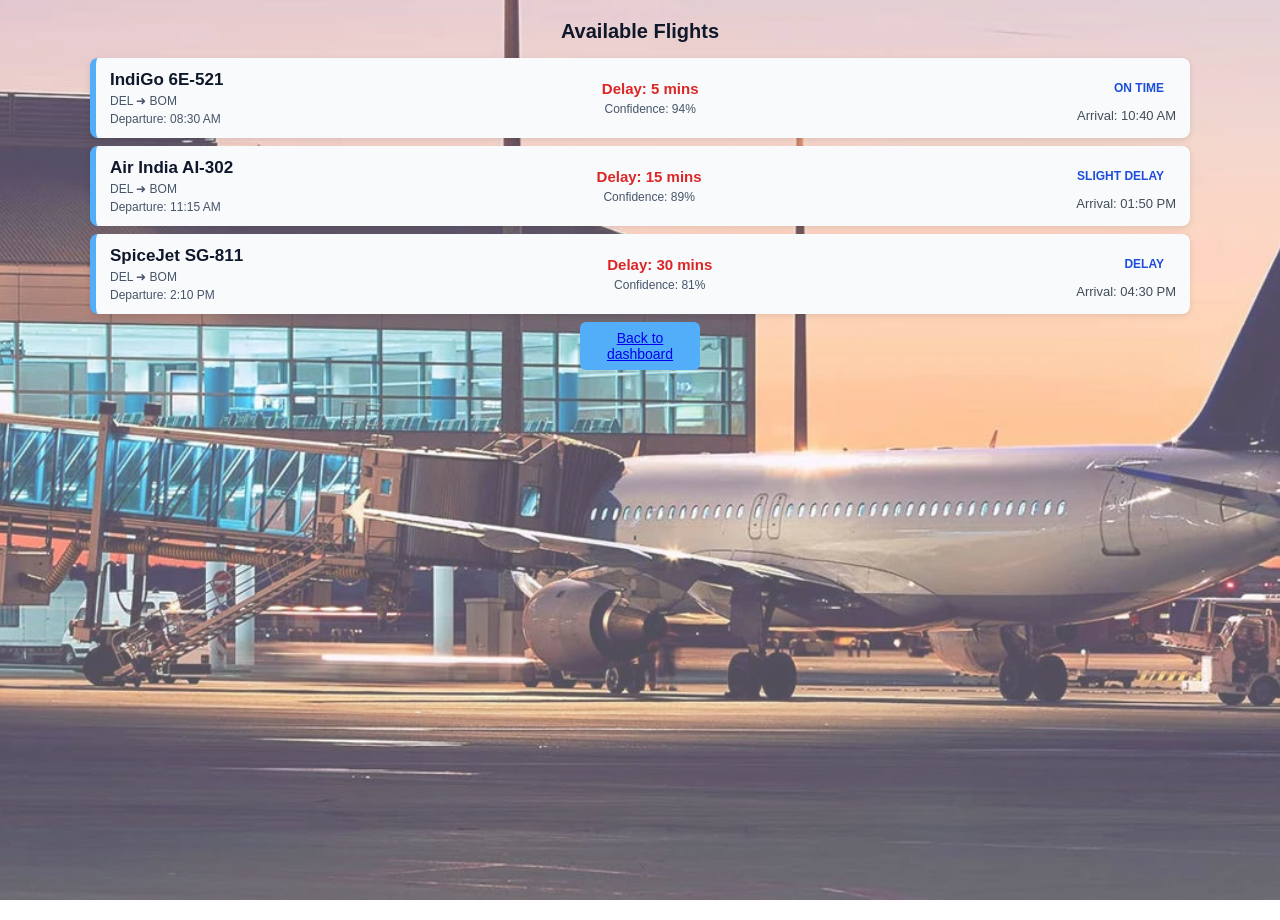
<file: flight_results.html>
<!DOCTYPE html>
<html lang="en">
<head>
  <meta charset="UTF-8" />
  <title> Search Flight Results</title>
  <link rel="stylesheet" href="style.css" />
  <script defer src="script.js"></script>
  <meta name="viewport" content="width=device-width, initial-scale=1.0">
</head>
<body>
<div id="flightResults" class="flight-results">

  <div class="flight-search-title">
    Available Flights
  </div>

  <!-- Flight 1 -->
  <div class="flight-item">

    <div class="flight-left">
      <h3>IndiGo 6E-521</h3>
      <span>DEL ➜ BOM</span>
      <span>Departure: 08:30 AM</span>
    </div>

    <div class="flight-middle">
      <div class="delay-time">Delay: 5 mins</div>
      <div class="confidence">Confidence: 94%</div>
    </div>

    <div class="flight-right">
      <div class="status ">
        ON TIME
      </div>

      <span>Arrival: 10:40 AM</span>
    </div>

  </div>

  <!-- Flight 2 -->
  <div class="flight-item">

    <div class="flight-left">
      <h3>Air India AI-302</h3>
      <span>DEL ➜ BOM</span>
      <span>Departure: 11:15 AM</span>
    </div>

    <div class="flight-middle">
      <div class="delay-time">Delay: 15 mins</div>
      <div class="confidence">Confidence: 89%</div>
    </div>

    <div class="flight-right">
      <div class="status">
       SLIGHT DELAY
      </div>

      <span>Arrival: 01:50 PM</span>
    </div>

  </div>

  <!-- Flight 3 -->
  <div class="flight-item">

    <div class="flight-left">
      <h3>SpiceJet SG-811</h3>
      <span>DEL ➜ BOM</span>
      <span>Departure: 2:10 PM</span>
    </div>

    <div class="flight-middle">
      <div class="delay-time">Delay: 30 mins</div>
      <div class="confidence">Confidence: 81%</div>
    </div>

    <div class="flight-right">
      <div class="status">
        DELAY
      </div>

      <span>Arrival: 04:30 PM</span>
    </div>

  </div>
   <button type="submit" class="btn small-btn"><a href="index.html"> Back to dashboard</button></a>
</div>
</body>
</html>
</file>
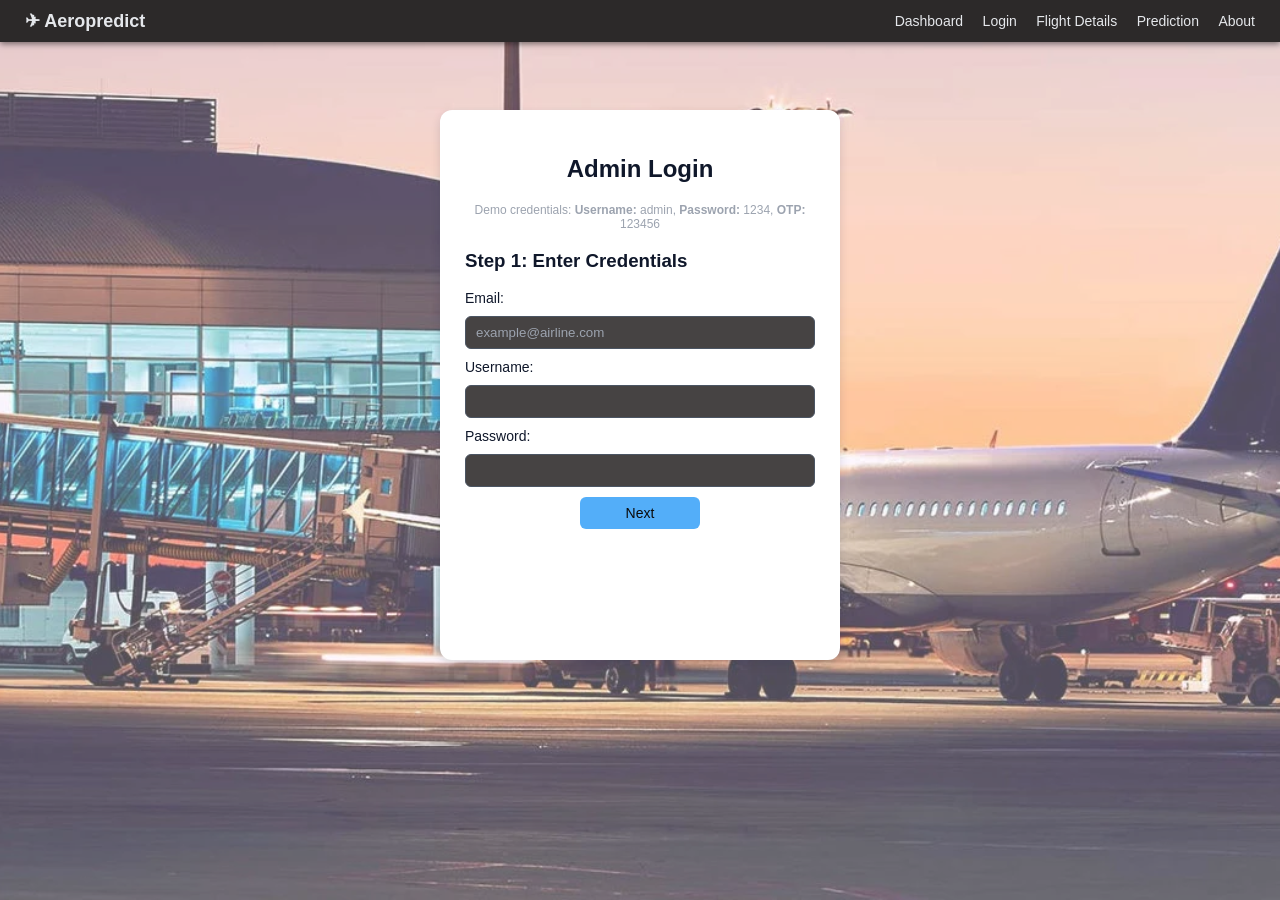
<file: login.html>
<!DOCTYPE html>
<html lang="en">
<head>
  <meta charset="UTF-8">
  <title>Admin Login</title>
  <link rel="stylesheet" href="style.css">
  <script defer src="script.js"></script>
</head>
<body>
  <header class="topbar">
    <div class="title">✈ Aeropredict</div>
    <nav class="menu">
      <a href="index.html">Dashboard</a>
      <a href="login.html">Login</a>
     <a href="#" id="flightDetailsLink">Flight Details</a>  
      <a href="prediction_result.html">Prediction</a>
      <a href="about.html">About</a>
    </nav>
    <meta name="viewport" content="width=device-width, initial-scale=1.0">
  </header>

  <div class="main">
    <div class="centered">
      <div class="card">
        <h2 class="text-center">Admin Login</h2>
        <p class="small-text text-center">
          Demo credentials: <strong>Username:</strong> admin, <strong>Password:</strong> 1234, <strong>OTP:</strong> 123456
        </p>
        <div id="login-step1">
          <h3>Step 1: Enter Credentials</h3>
          <form id="loginForm">
          <label for="email">Email:</label>
          <input type="email" id="email" placeholder="example@airline.com" required>
          <label for="username">Username:</label>
          <input type="text" id="username" required>
          <label for="password">Password:</label>
          <input type="password" id="password" required>
            <button type="submit" class="btn">Next</button>
          </form>
          <div id="loginMsg" class="msg"></div>
        </div>
        <div id="login-step2" style="display:none;">
          <h3>Step 2: Enter OTP</h3>
          <p class="small-text">For demo, we assume OTP is sent to the admin's email/phone. Use <strong>123456</strong> here.</p>
          <form id="otpForm">
            <label for="otp">OTP Code:</label>
            <input type="text" id="otp" required>

            <a href="flight_details.html" class="btn">Verify & Continue</a>
          </form>
          <div id="otpMsg" class="msg"></div>
        </div>
      </div>
    </div>
  </div>
</body>
</html>
</file>
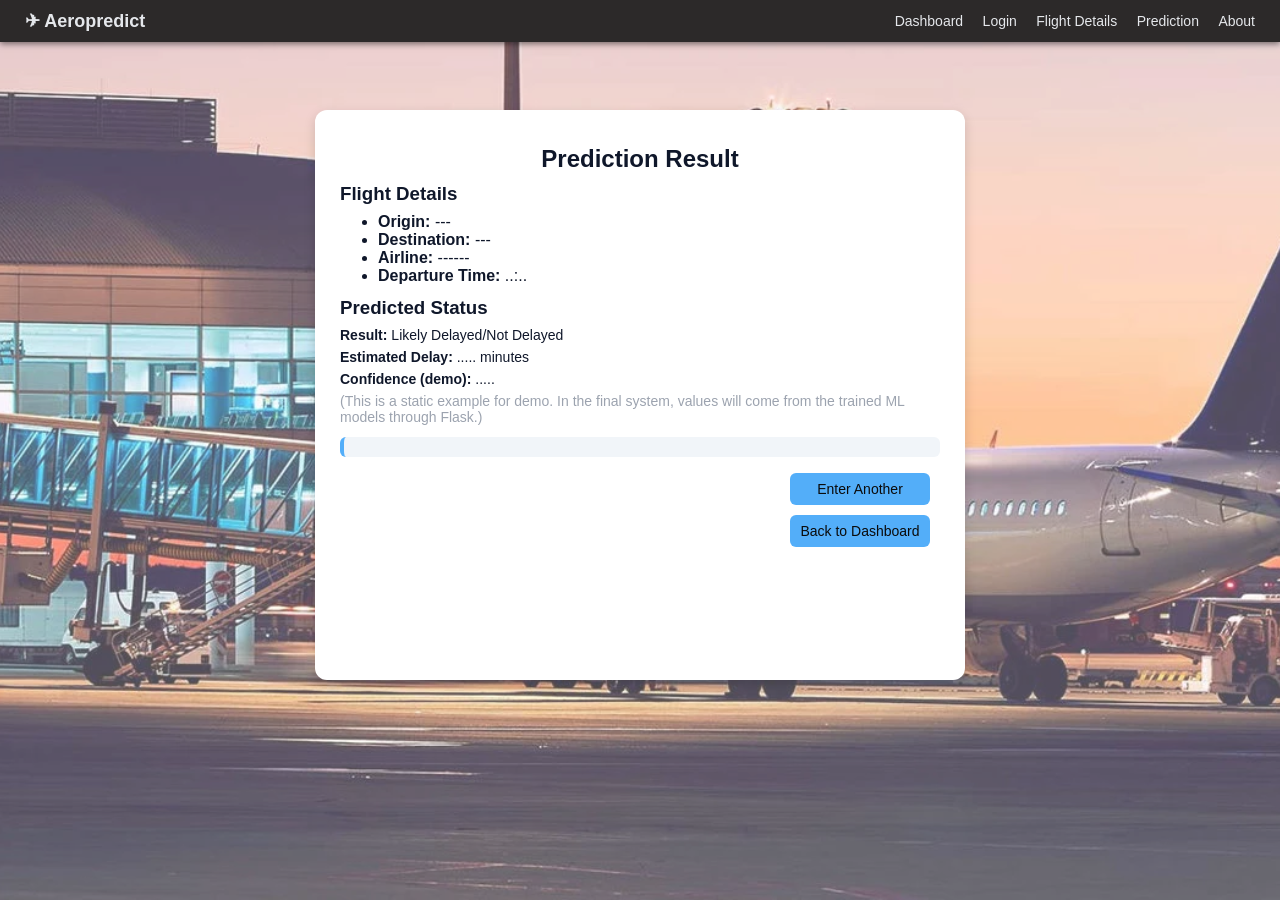
<file: prediction_result.html>
<!DOCTYPE html>
<html lang="en">
<head>
  <meta charset="utf-8" />
  <title>Prediction Result</title>
  <link rel="stylesheet" href="style.css" />
  <script defer src="script.js"></script>
</head>
<body>
  <header class="topbar">
    <div class="title">✈ Aeropredict</div>
    <nav class="menu">
      <a href="index.html">Dashboard</a>
      <a href="login.html">Login</a>
      <a href="#" id="flightDetailsLink">Flight Details</a>
      <a href="prediction_result.html">Prediction</a>
      <a href="about.html">About</a>
    </nav>
   <meta name="viewport" content="width=device-width, initial-scale=1.0"> 
  </header>

  <div class="main">
    <div class="centered">
      <div class="uniform-box" id="resultBox">
        <h2 class="text-center">Prediction Result</h2>


        <div id="entryDetails"></div>
        <h3>Flight Details</h3>
        <ul>
          <li><strong>Origin:</strong> ---</li>
          <li><strong>Destination:</strong> ---</li>
          <li><strong>Airline:</strong> ------</li>
          <li><strong>Departure Time:</strong> ..:..</li>
        </ul>

        <h3>Predicted Status</h3>
        <p><strong>Result:</strong> Likely Delayed/Not Delayed</p>
        <p><strong>Estimated Delay:</strong> ..... minutes</p>
        <p><strong>Confidence (demo):</strong> .....</p>

        <p class="small-text">
          (This is a static example for demo. In the final system, values will come from the trained ML models through Flask.)
        </p>

        <div id="modelResult" style="margin-top:12px;"></div>

        <div style="margin-top:16px;">
          <a href="admin_flight_entry.html" class="btn">Enter Another</a>
          <a href="dashboard.html" class="btn btn-secondary">Back to Dashboard</a>
        </div>

      </div>
    </div>
  </div>
</body>
</html>
</file>
<file: style.css>
body {
  font-family: Arial, sans-serif;
  margin: 0;
  padding: 0;

  background-image: url('image2.webp');
  background-size: cover;
  background-position: center;
  background-repeat: no-repeat;
  background-attachment: fixed;

  background-color: rgba(255,255,255,0.3);
  background-blend-mode: lighten;

  color: #0f172a;

  min-height: 100vh;
}

html {
  height: 100%;
}
.topbar {
  position: fixed;
  top: 0;
  left: 0;
  width: 100%;
  padding: 10px 25px;
  box-sizing: border-box;
  display: flex;
  justify-content: space-between;
  align-items: center;
  background: rgb(44, 41, 41);
  color: #e5e7eb;
  z-index: 10;
  box-shadow: 0 2px 6px rgba(0,0,0,0.5);
 
}

.title {
  font-weight: bold;
  font-size: 18px;
}

.menu a {
  margin-left: 15px;
  text-decoration: none;
  color: #e5e7eb;
  font-size: 14px;
}

.menu a:hover {
  text-decoration: underline;
}

.main {
  padding-top: 70px; 
  min-height: 100vh;
  box-sizing: border-box;
  min-height: 100vh;
  padding-top: 90px;
}

.centered {
  max-width: 900px;
  margin: 0 auto;
  padding: 20px;
}


.card {
  width: 350px;       
  min-height: 500px;  
  margin: 0 auto;   
  padding: 25px;
  border-radius: 12px;
  background: white;
  box-shadow: 0 4px 10px rgba(30, 33, 66, 0.15);
}


.dashboard-box {
  width: 90%;
  max-width: 400px;
  min-height: 450px;
  padding: 20px;
  margin: 0 auto;
  background: white;
  border-radius: 12px;
  box-shadow: 0 4px 10px rgba(0,0,0,0.15);

}


form {
  display: flex;
  flex-direction: column;
  gap: 10px;
}

label {
  font-size: 14px;
}

input, select {
  padding: 8px 10px;
  border-radius: 6px;
  border: 1px solid #4b5563;
  background: #464343;
  color: #e5e7eb;
}

input::placeholder {
  color: #9ca3af;
}


.btn {
  display: inline-block;
  background: #53aef9;
  color: rgb(11, 11, 11);
  padding: 8px 16px;
  border-radius: 6px;
  border: none;
  text-decoration: none;
  font-size: 14px;
  cursor: pointer;
  text-align: center;
  width: 120px;        
  padding: 8px 10px;   
  font-size: 14px;     
  display: block;
  margin: 0 auto;      
}
.small-btn {
  width: 120px;      
  padding: 8px 10px;
  font-size: 14px;   
  margin: 0 auto;   
  display: block;
}

.btn:hover {
  background:  #2391ff;
}


.feature-row {
  display: flex;
  flex-wrap: wrap;
  gap: 15px;
  margin-bottom: 20px;
}

.feature-box {
  flex: 1 1 250px;
  background: rgba(86, 86, 236, 0.9);
  border-radius: 12px;
  padding: 15px;
  box-shadow: 0 4px 10px rgba(0,0,0,0.5);
}

ul {
  padding-left: 20px;
}

.msg {
  font-size: 13px;
  margin-top: 5px;
}


.small-text {
  font-size: 12px;
  color: #9ca3af;
}


.text-center {
  text-align: center;
}


.admin-box {
  width: 760px;        
  min-height: 520px;
  margin: 30px auto;
  padding: 22px;
  background: white;
  border-radius: 12px;
  box-shadow: 0 6px 18px rgba(0,0,0,0.12);
}


.row {
  display: flex;
  gap: 12px;
  margin-bottom: 12px;
  flex-wrap: wrap;
}

.col {
  flex: 1 1 220px;
  min-width: 150px;
}

.action-row {
  display: flex;
  gap: 12px;
  justify-content: flex-start;
  margin-top: 12px;
}


.submit-admin {
  width: 160px;
  padding: 10px 12px;
  border-radius: 8px;
}


.admin-box input[type="text"],
.admin-box input[type="number"],
.admin-box input[type="time"],
.admin-box input[type="date"],
.admin-box select {
  width: 100%;
  box-sizing: border-box;
  border: 1px solid #99c2ff;
  padding: 8px 10px;
  border-radius: 6px;
  background: #f9fbff;
  color: #0f172a;
}


.result-section {
  margin-top: 20px;
}

.flight-card {
  background: white;
  border-radius: 10px;
  padding: 15px;
  margin-bottom: 10px;
  box-shadow: 0 3px 8px rgba(0,0,0,0.15);
}

.flight-card p {
  margin: 5px 0;
  font-size: 14px;
}

.uniform-box {
  width: 600px;                
  min-height: 520px;
  margin: 0 auto;
  padding: 25px;
  background: white;
  border-radius: 12px;
  box-shadow: 0 4px 12px rgba(0, 0, 0, 0.15);
}


.uniform-box h2,
.uniform-box h3 {
  margin-top: 10px;
  margin-bottom: 8px;
}

.uniform-box ul {
  margin: 8px 0 12px 18px;
}

.uniform-box p {
  font-size: 14px;
  margin: 6px 0;
}


#modelResult {
  background: #f1f5f9;
  border-left: 4px solid #53aef9;
  padding: 10px 12px;
  border-radius: 6px;
  font-size: 14px;
}


.uniform-box .btn {
  margin-right: 10px;
  margin-top: 10px;
}

/* Flight search result list */
.flight-results {
  margin-top: 15px;
  width: 95%;
  max-width: 1100px;
  margin: 0 auto;
}
/* SEARCH RESULT SECTION */

.flight-search-title {
  margin-top: 20px;
  margin-bottom: 15px;
  font-size: 20px;
  font-weight: bold;
  color: #0f172a;
  text-align: center;
}

/* FLIGHT CARD */

.flight-item {
  display: flex;
  justify-content: space-between;
  align-items: center;
  background: rgba(255,255,255,0.92);
  backdrop-filter: blur(4px);
  background-image: url('../image2.webp');
  padding: 16px;
  margin-bottom: 14px;
  border-radius: 12px;
  box-shadow: 0 4px 10px rgba(0,0,0,0.12);
  transition: 0.3s ease;
  border-left: 6px solid #53aef9;
}

.flight-item:hover {
  transform: translateY(-3px);
}

/* LEFT */

.flight-left h3 {
  margin: 0;
  font-size: 17px;
  color: #0f172a;
}

.flight-left span {
  display: block;
  margin-top: 4px;
  font-size: 13px;
  color: #475569;
}

/* MIDDLE */

.flight-middle {
  text-align: center;
}

.delay-time {
  font-size: 15px;
  font-weight: bold;
  color: #dc2626;
}

.confidence {
  margin-top: 5px;
  font-size: 12px;
  color: #475569;
}

/* RIGHT */

.flight-right {
  text-align: right;
}

.flight-right span {
  display: block;
  margin-top: 6px;
  font-size: 13px;
  color: #434c58;
}

/* STATUS */

.status {
  padding: 7px 12px;
  border-radius: 20px;
  font-size: 12px;
  font-weight: bold;
  color: white;
  display: inline-block;
}

.flight-item {
  display: flex;
  justify-content: space-between;
  align-items: center;
  background: #f8fafc;
  padding: 12px 14px;
  margin-bottom: 8px;
  border-radius: 8px;
  box-shadow: 0 2px 6px rgba(0,0,0,0.1);
  font-size: 14px;
}

.flight-left {
  display: flex;
  flex-direction: column;
}

.flight-left span {
  font-size: 12px;
  color: #475569;
}

.flight-right {
  display: flex;
  flex-direction: column;
  text-align: right;
}

.status {
  font-size: 12px;
  font-weight: bold;
  color: #1d4ed8;
}

@media (max-width: 768px) {

  .topbar {
    flex-direction: column;
    align-items: flex-start;
    padding: 12px;
  }

  .menu {
    margin-top: 10px;
    display: flex;
    flex-wrap: wrap;
    gap: 10px;
  }

  .menu a {
    margin-left: 0;
    font-size: 13px;
  }

  .dashboard-box,
  .uniform-box,
  .admin-box,
  .card {
    width: 95%;
    padding: 15px;
  }

  .flight-item {
    flex-direction: column;
    align-items: flex-start;
    gap: 12px;
  }

  .flight-middle,
  .flight-right {
    text-align: left;
  }

  .flight-right {
    width: 100%;
  }

  .status {
    display: inline-block;
  }

  .title {
    font-size: 20px;
  }

  input,
  select {
    font-size: 16px;
  }

  .btn {
    width: 100%;
  }
}
body {
  background-attachment: scroll;
}
</file>
